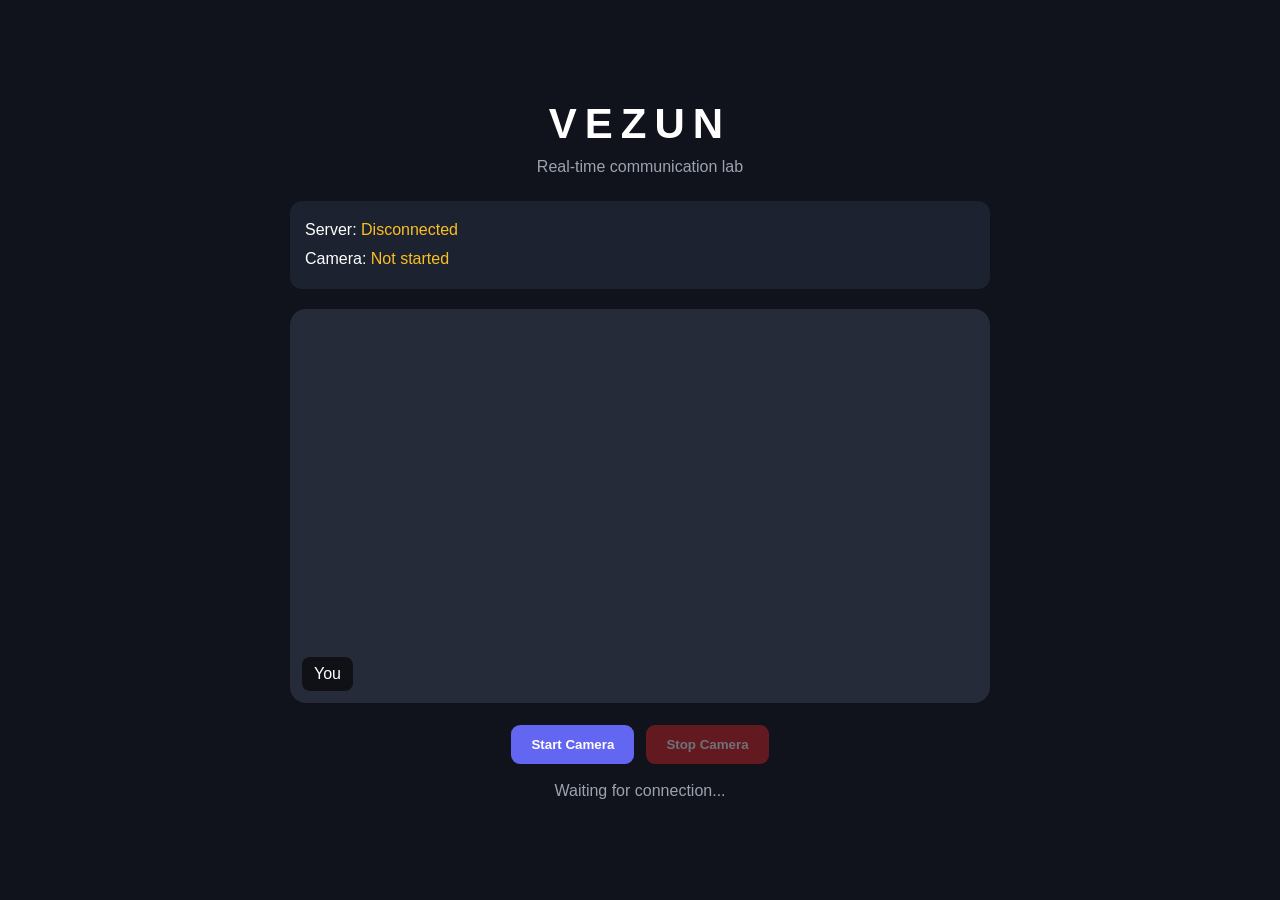
<file: client/index.html>
<!DOCTYPE html>
<html lang="en">
<head>
  <meta charset="UTF-8">
  <meta name="viewport" content="width=device-width, initial-scale=1.0">
  <title>Vezun | WebRTC Lab</title>
  <link rel="stylesheet" href="style.css">
</head>
<body>

  <main class="container">
    <h1>VEZUN</h1>
    <p class="subtitle">Real-time communication lab</p>

    <section class="status-panel">
      <p>Server: <span id="server-status">Disconnected</span></p>
      <p>Camera: <span id="camera-status">Not started</span></p>
    </section>

    <section class="video-container">
      <video id="local-video" autoplay muted playsinline></video>
      <div class="video-label">You</div>
    </section>

    <div class="controls">
      <button id="start-camera">Start Camera</button>
      <button id="stop-camera" disabled>Stop Camera</button>
    </div>

    <p id="message">Waiting for connection...</p>
  </main>

  <script src="https://cdn.socket.io/4.8.1/socket.io.min.js"></script>
  <script src="js/media.js"></script>
  <script src="js/main.js"></script>

</body>
</html>
</file>
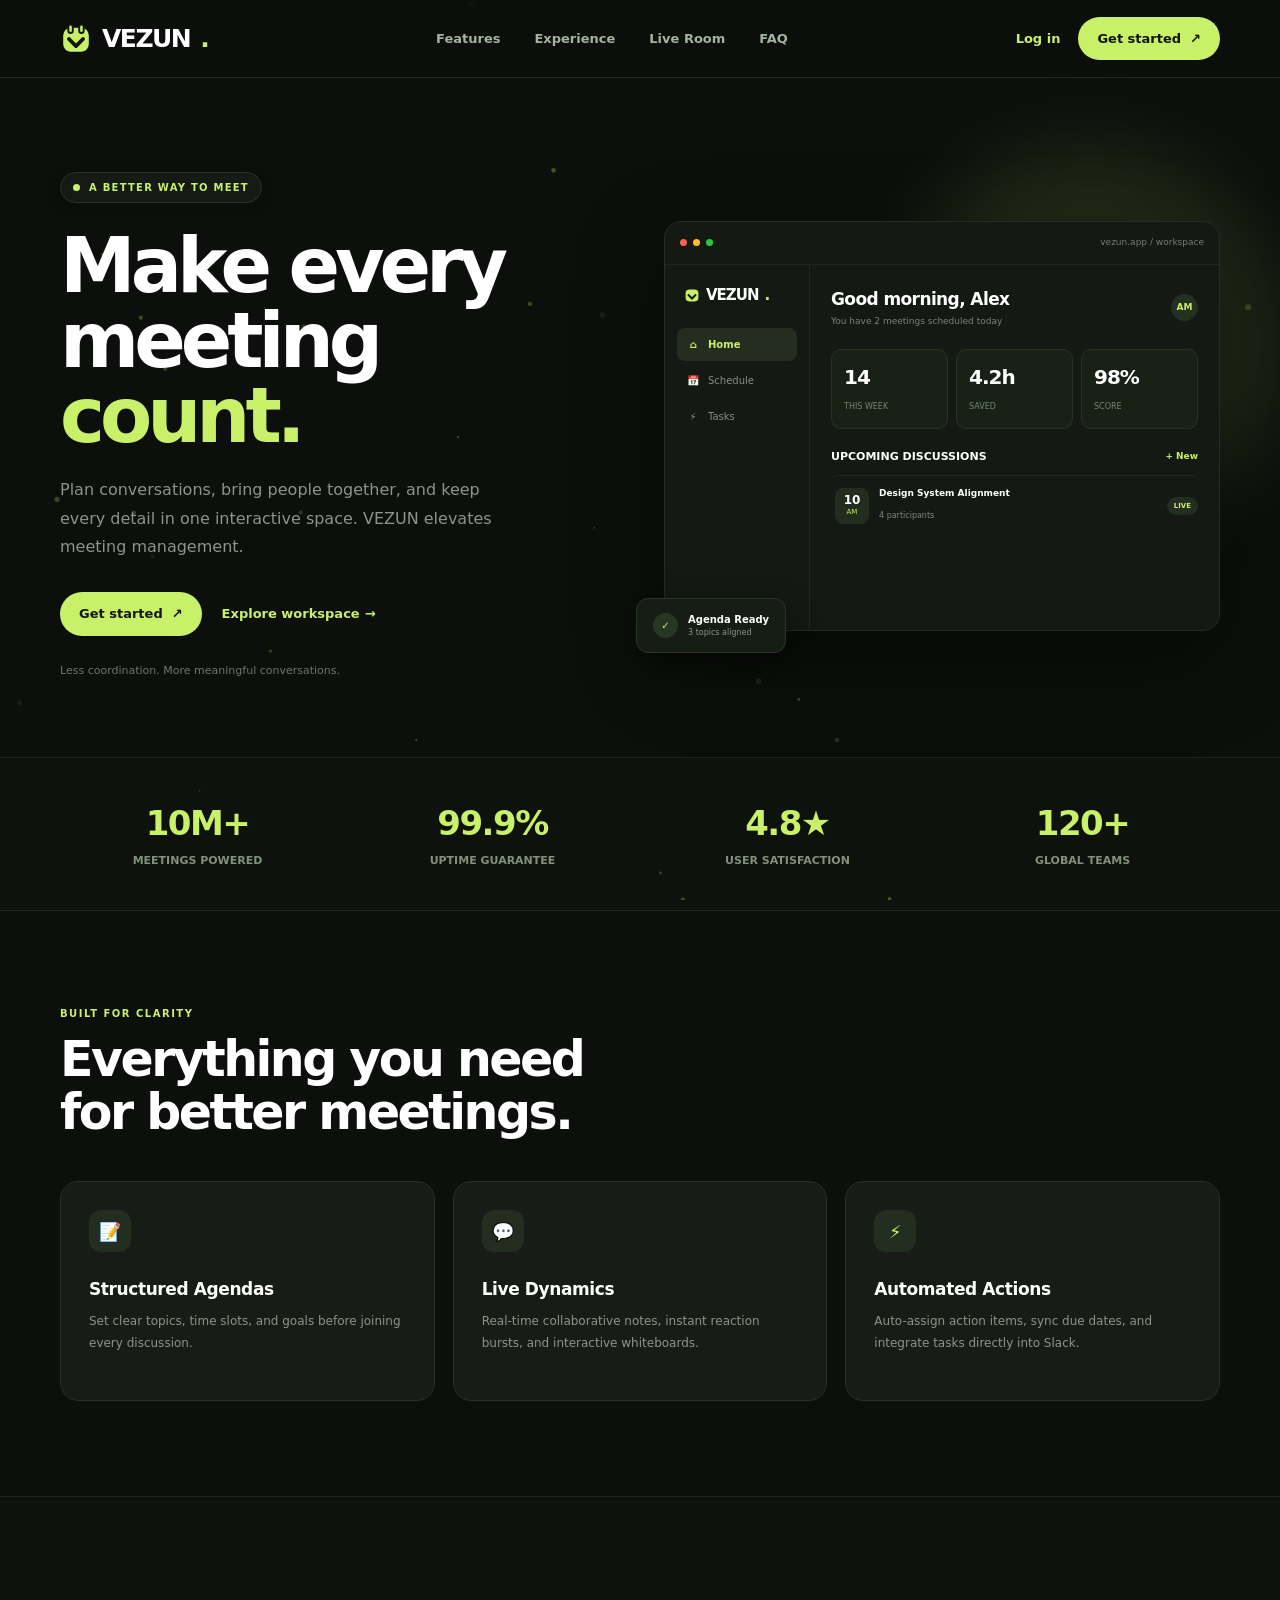
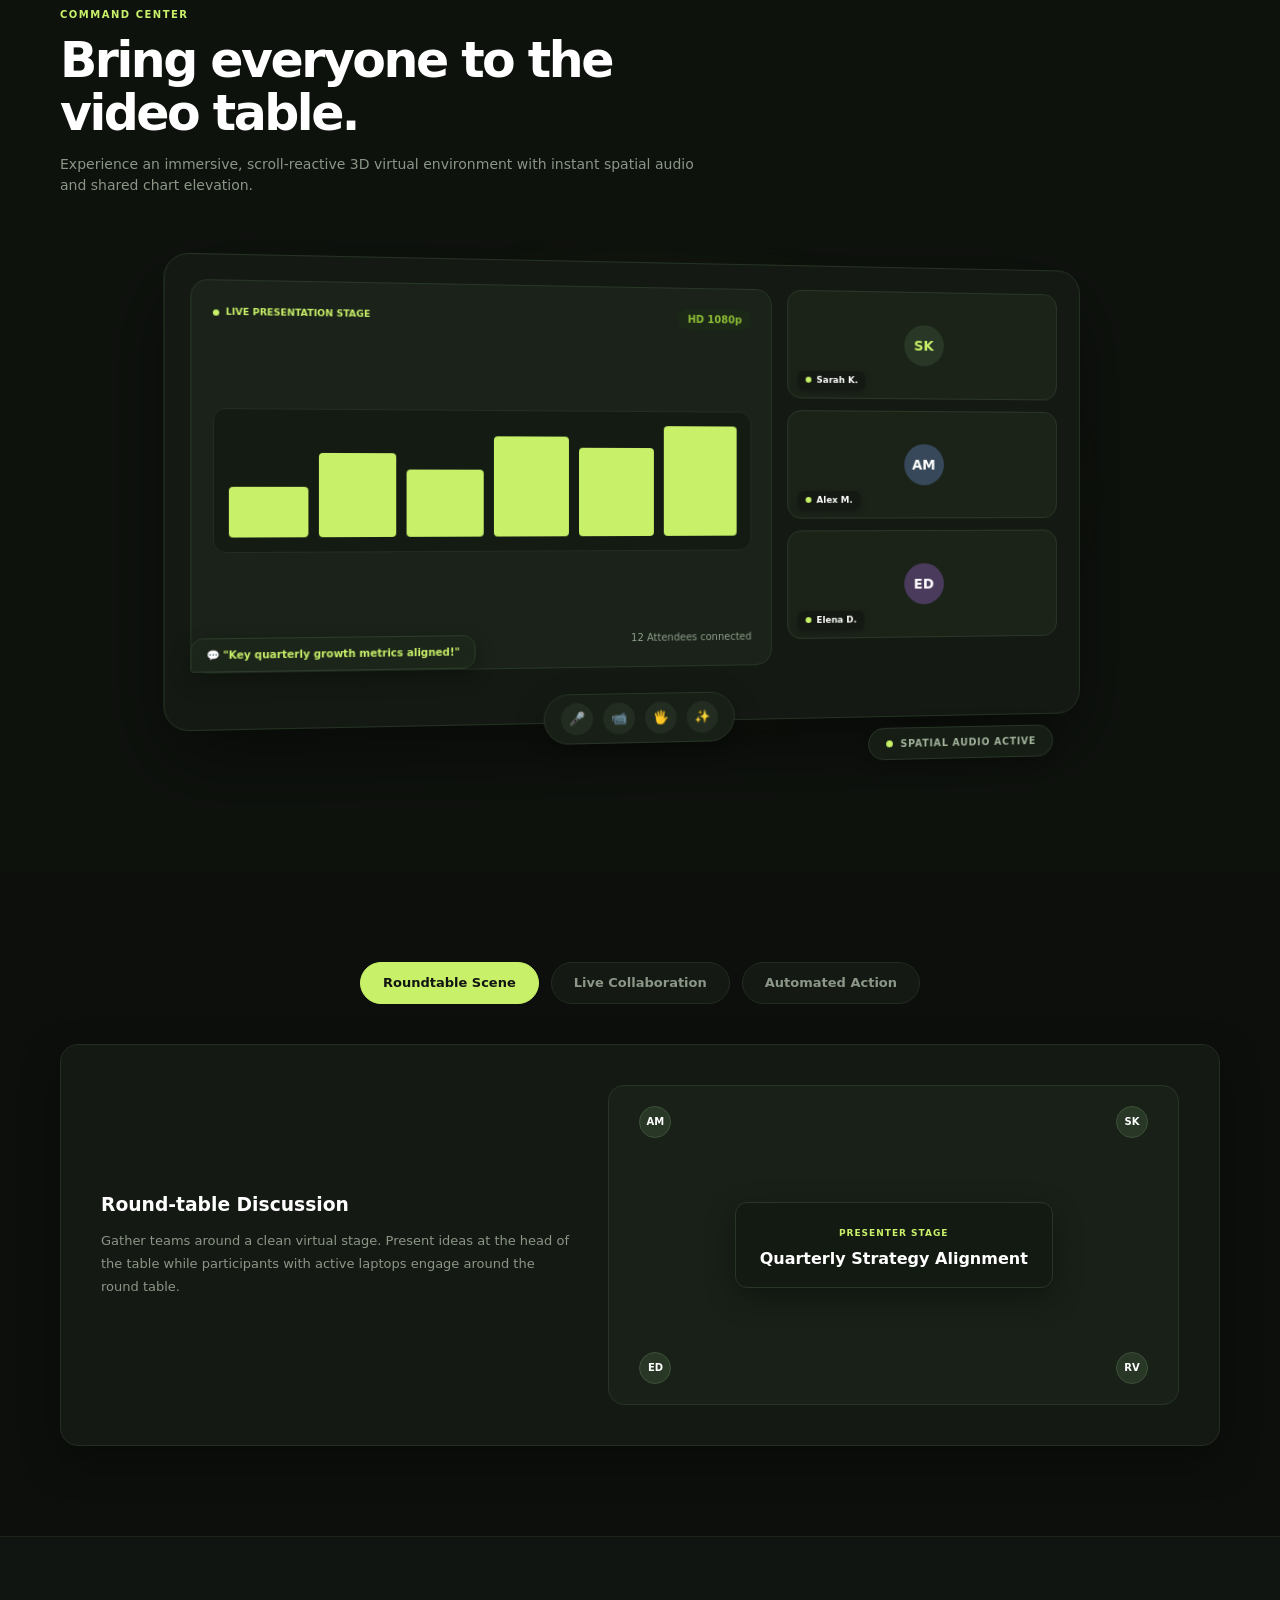
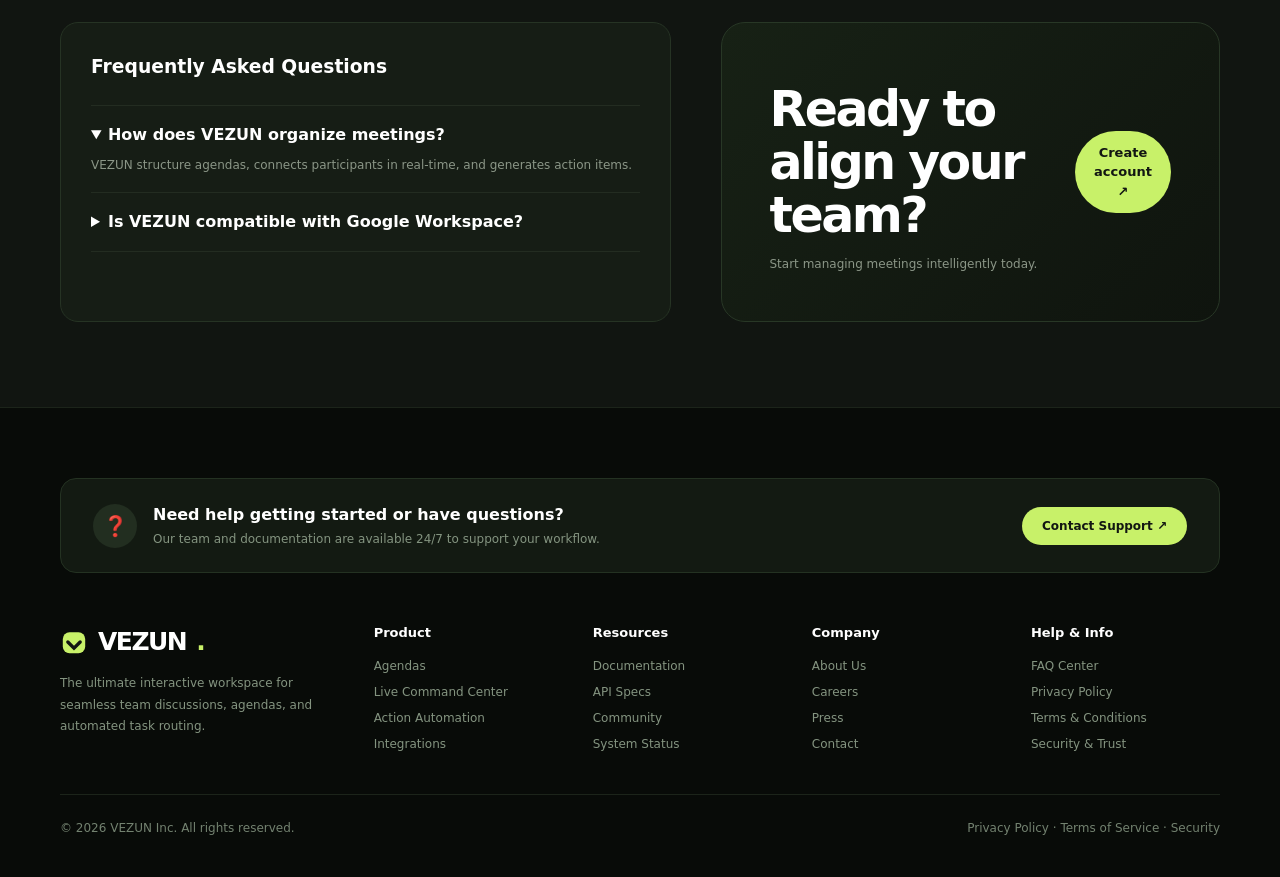
<file: regis/templates/UI_F.html>
<!DOCTYPE html>
<html lang="en">
<head>
  <meta charset="UTF-8">
  <meta name="viewport" content="width=device-width, initial-scale=1.0">
  <meta name="description" content="VEZUN — your ultimate workspace for every meeting with integrated auth portal.">
  <title>VEZUN — Interactive & Animated Master Workspace</title>
  <style>
    :root {
      --ink: #f0f4ec;
      --muted: #8b9687;
      --line: #232c21;
      --paper: #0c0f0c;
      --white: #141913;
      --green: #c8f169;
      --green-dark: #8ebd35;
      --green-glow: rgba(200, 241, 105, 0.4);
      --radius: 18px;
    }

    * { box-sizing: border-box; margin: 0; padding: 0; }
    html { scroll-behavior: smooth; }
    body {
      background: var(--paper); color: var(--ink);
      font-family: Inter, ui-sans-serif, system-ui, -apple-system, BlinkMacSystemFont, "Segoe UI", sans-serif;
      line-height: 1.5; -webkit-font-smoothing: antialiased;
      overflow-x: hidden; position: relative;
    }

    /* Custom Animated Cursor Spotlight Follower */
    #cursor-follower {
      position: fixed; width: 450px; height: 450px;
      background: radial-gradient(circle, rgba(200, 241, 105, 0.15) 0%, rgba(200, 241, 105, 0) 70%);
      border-radius: 50%; pointer-events: none; transform: translate(-50%, -50%);
      z-index: 9999; transition: transform 0.08s linear, opacity 0.3s ease; opacity: 0;
    }

    /* Canvas background for animated interactive nodes */
    #bg-canvas {
      position: fixed; top: 0; left: 0; width: 100vw; height: 100vh;
      pointer-events: none; z-index: 0; opacity: 0.7;
    }

    a { color: inherit; text-decoration: none; }
    button { font: inherit; cursor: pointer; }
    .container { width: min(1160px, calc(100% - 48px)); margin: auto; position: relative; z-index: 2; }

    /* Floating Scroll Progress Bar */
    .scroll-progress {
      position: fixed; top: 0; left: 0; height: 4px; background: linear-gradient(90deg, #8ebd35, #c8f169);
      width: 0%; z-index: 100; transition: width 0.1s linear;
    }

    /* Navbar Dark Theme */
    .navbar {
      height: 78px; display: flex; align-items: center; justify-content: space-between;
      border-bottom: 1px solid var(--line); background: rgba(12, 15, 12, 0.85);
      position: sticky; top: 0; z-index: 50; backdrop-filter: blur(14px);
      padding: 0 max(24px, calc((100vw - 1160px)/2)); transition: all 0.3s ease;
    }
    .navbar.scrolled { height: 68px; box-shadow: 0 10px 30px rgba(0,0,0,0.5); }
    .brand { font-size: 25px; font-weight: 850; letter-spacing: -1.5px; transition: transform 0.3s ease; color: white; display: flex; align-items: center; gap: 10px; }
    .brand:hover { transform: scale(1.03); }
    .brand span { color: var(--green); }
    .brand-logo-icon { width: 32px; height: 32px; flex-shrink: 0; }
    .nav-links { display: flex; align-items: center; gap: 34px; color: #a4b39f; font-size: 13px; font-weight: 550; }
    .nav-links a { position: relative; transition: color 0.2s; }
    .nav-links a:hover { color: white; }
    .nav-links a:after {
      content: ""; position: absolute; left: 0; right: 100%; bottom: -7px;
      height: 2px; background: #8eb83d; transition: right .25s ease;
    }
    .nav-links a:hover:after { right: 0; }
    .nav-actions { display: flex; align-items: center; gap: 18px; font-size: 13px; font-weight: 650; }
    .login-link { color: #c8f169; cursor: pointer; transition: opacity 0.2s; }
    .login-link:hover { opacity: 0.8; }
    .btn {
      border: 0; border-radius: 999px; padding: 12px 19px; display: inline-flex;
      align-items: center; justify-content: center; gap: 9px; font-size: 13px;
      font-weight: 700; transition: transform .3s cubic-bezier(0.175, 0.885, 0.32, 1.275), background .2s, box-shadow .2s;
    }
    .btn:hover { transform: translateY(-3px) scale(1.03); }
    .btn-dark { color: #121612; background: var(--green); }
    .btn-dark:hover { background: #d6fa8b; box-shadow: 0 10px 25px rgba(200, 241, 105, 0.35); }
    .btn-green { color: #17200d; background: var(--green); position: relative; overflow: hidden; }
    .btn-green:hover { background: #d6fa8b; box-shadow: 0 10px 25px rgba(200, 241, 105, 0.4); }
    .menu-toggle { display: none; border: 1px solid var(--line); background: #161c15; color: white; border-radius: 10px; padding: 9px 12px; }

    /* Hero Section Dark */
    .hero { padding: 94px 0 78px; overflow: hidden; position: relative; }
    .hero-grid { display: grid; grid-template-columns: 1fr 1fr; gap: 48px; align-items: center; }
    .eyebrow {
      display: inline-flex; align-items: center; gap: 9px; border: 1px solid #283526;
      background: #151b14; padding: 7px 12px; border-radius: 99px; font-size: 10px;
      letter-spacing: 1.25px; font-weight: 800; color: #c8f169;
      box-shadow: 0 4px 15px rgba(0,0,0,0.2);
    }
    .eyebrow i { width: 7px; height: 7px; border-radius: 50%; background: #c8f169; display: inline-block; animation: softPulse 2s infinite; }
    h1 { font-size: clamp(48px, 6.2vw, 76px); line-height: .99; letter-spacing: -5px; margin: 25px 0 22px; font-weight: 780; color: white; }
    h1 em { font-style: normal; color: var(--green); display: inline-block; transition: transform 0.3s ease; }
    h1 em:hover { transform: scale(1.08) rotate(-2deg); }
    .hero-copy { color: var(--muted); max-width: 440px; font-size: 16px; line-height: 1.8; }
    .hero-actions { display: flex; align-items: center; gap: 20px; margin-top: 30px; }
    .text-link { font-size: 13px; font-weight: 700; color: var(--green); display: inline-flex; align-items: center; gap: 5px; transition: gap 0.2s; }
    .text-link:hover { gap: 10px; color: #d6fa8b; }
    .trust-line { color: #6d7869; font-size: 11px; margin-top: 27px; }

    /* Workspace 3D Interactive Window Dark */
    .preview-wrap { position: relative; perspective: 1000px; }
    .preview-wrap:before {
      content: ""; position: absolute; width: 380px; height: 380px; border-radius: 50%;
      background: rgba(200, 241, 105, 0.12); filter: blur(40px); right: -60px; top: -70px; z-index: -1;
      animation: blobDrift 9s ease-in-out infinite;
    }
    .app-window {
      background: #141913; border: 1px solid #242d22; border-radius: 17px;
      box-shadow: 0 30px 90px rgba(0, 0, 0, 0.45); overflow: hidden;
      transform-style: preserve-3d; transition: transform 0.1s ease-out;
      animation: floatY 7s ease-in-out infinite; color: white;
    }
    .window-top { height: 43px; border-bottom: 1px solid #20271d; display: flex; align-items: center; padding: 0 15px; gap: 6px; }
    .window-dot { width: 7px; height: 7px; border-radius: 50%; background: #354231; }
    .window-label { margin-left: auto; font-size: 9px; color: #72806e; }
    .app-body { display: grid; grid-template-columns: 145px 1fr; min-height: 365px; }
    .sidebar { border-right: 1px solid #20271d; padding: 19px 12px; }
    .side-brand { font-size: 15px; font-weight: 850; letter-spacing: -1px; margin: 0 0 22px 7px; color: white; display: flex; align-items: center; gap: 6px; }
    .side-brand span { color: var(--green); }
    .side-item {
      padding: 9px 9px; border-radius: 8px; color: #83927f; font-size: 10px; margin: 3px 0;
      display: flex; gap: 8px; align-items: center; cursor: pointer; transition: all 0.2s;
    }
    .side-item:hover { background: #1c241a; transform: translateX(3px); color: white; }
    .side-item.active { background: #232d20; color: var(--green); font-weight: 750; }
    .side-icon { width: 14px; text-align: center; }
    .app-main { padding: 22px 21px; min-width: 0; }
    .app-greeting { display: flex; justify-content: space-between; align-items: center; }
    .app-greeting h3 { font-size: 17px; letter-spacing: -.6px; color: white; }
    .app-greeting p { color: #778673; font-size: 9px; margin-top: 3px; }
    .avatar {
      width: 27px; height: 27px; display: grid; place-items: center; border-radius: 50%;
      background: #243021; color: var(--green); font-size: 9px; font-weight: 800; transition: transform 0.3s;
    }
    .avatar:hover { transform: scale(1.2) rotate(10deg); }
    .stat-grid { display: grid; grid-template-columns: repeat(3, 1fr); gap: 8px; margin: 20px 0; }
    .stat { background: #192117; border: 1px solid #263323; border-radius: 10px; padding: 12px; transition: transform 0.2s, background 0.2s; }
    .stat:hover { transform: translateY(-3px); background: #1f2a1c; border-color: var(--green); }
    .stat strong { display: block; font-size: 20px; letter-spacing: -1px; color: white; transition: color 0.2s; }
    .stat:hover strong { color: var(--green); }
    .stat small { color: #748570; font-size: 8px; }
    .meeting-head { display: flex; justify-content: space-between; align-items: center; margin: 16px 0 10px; color: white; }
    .meeting-head strong { font-size: 11px; }
    .meeting-head span { font-size: 9px; color: var(--green); font-weight: 700; cursor: pointer; }
    .meeting-row {
      display: flex; align-items: center; gap: 10px; padding: 11px 0; border-top: 1px solid #202b1d;
      transition: background 0.2s, transform 0.2s; border-radius: 6px; padding-left: 4px;
    }
    .meeting-row:hover { background: #1c251a; transform: translateX(4px); }
    .date-box { width: 34px; height: 36px; border-radius: 8px; background: #222d1f; display: grid; place-content: center; text-align: center; flex-shrink: 0; color: white; }
    .date-box b { font-size: 12px; line-height: 1.1; }
    .date-box small { font-size: 7px; color: var(--green); }
    .meeting-info { min-width: 0; flex: 1; }
    .meeting-info b { display: block; font-size: 9px; color: white; }
    .meeting-info small { color: #7b8a77; font-size: 8px; }
    .status { border-radius: 99px; background: #222e1f; color: var(--green); padding: 4px 7px; font-size: 7px; font-weight: 800; }
    
    .floating-note {
      position: absolute; bottom: -22px; left: -28px; background: #161d15; padding: 13px 16px;
      border-radius: 12px; box-shadow: 0 12px 35px rgba(0,0,0,0.4); border: 1px solid #293626;
      display: flex; align-items: center; gap: 10px; font-size: 10px; color: white;
      animation: floatNote 4s ease-in-out infinite; transition: transform 0.3s ease;
    }
    .floating-note:hover { transform: scale(1.05) translateY(-5px); }
    .note-check { width: 25px; height: 25px; display: grid; place-items: center; border-radius: 50%; background: #283723; color: var(--green); font-weight: 900; }

    /* Live Metrics Bar */
    .metrics-section { padding: 40px 0; border-top: 1px solid #1c241a; border-bottom: 1px solid #1c241a; background: #0e120d; }
    .metrics-grid { display: grid; grid-template-columns: repeat(4, 1fr); gap: 20px; text-align: center; }
    .metric-card h3 { font-size: 34px; font-weight: 850; color: var(--green); letter-spacing: -1.5px; }
    .metric-card p { font-size: 11px; color: #81917b; font-weight: 700; margin-top: 4px; }

    /* Features Section */
    .section { padding: 95px 0; position: relative; z-index: 2; }
    .section-white { background: #111511; border-top: 1px solid #1c241a; border-bottom: 1px solid #1c241a; }
    .section-heading { max-width: 600px; margin-bottom: 42px; }
    .section-kicker { color: var(--green); font-size: 10px; letter-spacing: 1.5px; font-weight: 850; }
    h2 { font-size: clamp(34px, 4vw, 49px); line-height: 1.08; letter-spacing: -2.5px; margin: 13px 0; color: white; }
    .feature-grid { display: grid; grid-template-columns: repeat(3, 1fr); gap: 18px; }
    .feature-card {
      background: #171d16; border: 1px solid #253123; border-radius: var(--radius);
      padding: 28px; min-height: 220px; transition: transform .3s cubic-bezier(0.2, 0.8, 0.2, 1), box-shadow .3s, border-color 0.3s;
      transform-style: preserve-3d; color: white;
    }
    .feature-card:hover {
      transform: translateY(-8px) rotateX(4deg) rotateY(-2deg);
      box-shadow: 0 20px 40px rgba(0,0,0,0.3); border-color: var(--green);
    }
    .feature-icon {
      width: 42px; height: 42px; border-radius: 12px; background: #232d20;
      display: grid; place-items: center; font-size: 18px; margin-bottom: 25px; color: var(--green);
      transition: transform 0.3s, background 0.3s;
    }
    .feature-card:hover .feature-icon { transform: scale(1.15) rotate(5deg); background: var(--green); color: #121612; }
    .feature-card h3 { font-size: 17px; margin-bottom: 8px; letter-spacing: -.4px; }
    .feature-card p { font-size: 12px; color: var(--muted); line-height: 1.8; }

    /* Interactive Live Command Center Meeting Room Dark */
    .room-section { padding: 110px 0 120px; background: #0e120d; overflow: hidden; position: relative; border-top: 1px solid #1c241a; }
    .room-intro { max-width: 650px; margin-bottom: 36px; }
    .room-stage { min-height: 520px; position: relative; display: grid; place-items: center; perspective: 1200px; isolation: isolate; }
    .room-glow {
      position: absolute; width: 70%; height: 75%; border-radius: 50%;
      background: rgba(200, 241, 105, 0.12); filter: blur(40px); opacity: .85; z-index: -2;
      animation: roomGlow 7s ease-in-out infinite alternate;
    }
    .room-scene {
      width: min(920px, 98%); min-height: 460px; position: relative;
      transform-style: preserve-3d; transform: rotateX(3deg) rotateY(0deg);
      transition: transform 0.15s cubic-bezier(0.1, 0.6, 0.2, 1);
      background: #141a13; border: 1px solid #253323;
      border-radius: 24px; padding: 24px; box-shadow: 0 30px 80px rgba(0,0,0,0.5);
      backdrop-filter: blur(10px);
    }
    .call-container { display: grid; grid-template-columns: 2fr 1fr; gap: 16px; min-height: 380px; }
    .call-main-stage { background: #1a2219; border-radius: 16px; border: 1px solid #283726; padding: 20px; display: flex; flex-direction: column; justify-content: space-between; position: relative; cursor: pointer; }
    .stage-title-pill { display: inline-flex; align-items: center; gap: 6px; font-size: 9px; color: var(--green); font-weight: 800; }
    .stage-title-pill i { width: 6px; height: 6px; background: var(--green); border-radius: 50%; animation: softPulse 1.8s infinite; }
    .screen-chart { display: flex; gap: 10px; height: 140px; align-items: flex-end; margin-top: 20px; background: #131b13; padding: 14px; border-radius: 12px; border: 1px solid #222e20; }
    .chart-bar { flex: 1; background: var(--green); border-radius: 4px; transition: height 0.4s cubic-bezier(0.175, 0.885, 0.32, 1.275); }
    .call-sidebar-grid { display: flex; flex-direction: column; gap: 12px; }
    .participant-tile {
      background: #1b2319; border-radius: 14px; position: relative; overflow: hidden;
      border: 1px solid #2a3827; transition: all 0.3s cubic-bezier(0.175, 0.885, 0.32, 1.275);
      cursor: pointer; display: flex; align-items: center; justify-content: center; min-height: 110px;
    }
    .participant-tile:hover { transform: scale(1.04) translateY(-3px); border-color: var(--green); box-shadow: 0 10px 25px rgba(0,0,0,0.25); }
    .participant-avatar { width: 42px; height: 42px; border-radius: 50%; display: grid; place-items: center; color: white; font-weight: 800; font-size: 14px; }
    .tile-name {
      position: absolute; bottom: 8px; left: 10px; background: rgba(20, 26, 19, 0.9);
      padding: 3px 8px; border-radius: 6px; font-size: 9px; color: white; font-weight: 800;
      display: flex; align-items: center; gap: 5px; box-shadow: 0 2px 6px rgba(0,0,0,0.3);
    }
    .tile-status { width: 6px; height: 6px; background: var(--green); border-radius: 50%; }
    .speech-bubble {
      position: absolute; left: 24px; bottom: 55px; z-index: 10;
      background: #1c251a; border: 1px solid #2d3d2b; border-radius: 12px 12px 12px 3px;
      padding: 8px 14px; font-size: 10px; color: var(--green); font-weight: 800;
      box-shadow: 0 8px 20px rgba(0,0,0,0.3); cursor: pointer; transition: transform 0.2s;
    }
    .room-caption {
      position: absolute; right: 3%; bottom: -45px; z-index: 15;
      background: #161d15; border: 1px solid #283626; padding: 8px 18px; border-radius: 99px;
      font-size: 10px; font-weight: 850; color: #a2b39c; letter-spacing: 0.8px;
      box-shadow: 0 8px 25px rgba(0,0,0,0.25); display: flex; align-items: center; gap: 8px;
    }
    .room-controls {
      position: absolute; bottom: -22px; left: 50%; transform: translateX(-50%);
      display: flex; gap: 10px; align-items: center; z-index: 15;
      background: #171f16; border: 1px solid #283626; border-radius: 99px; padding: 8px 16px;
      box-shadow: 0 10px 30px rgba(0,0,0,0.3);
    }
    .room-controls span {
      width: 32px; height: 32px; display: grid; place-items: center; background: #222c20;
      border-radius: 50%; font-size: 13px; cursor: pointer; color: white; transition: all 0.2s;
    }
    .room-controls span:hover { background: var(--green); color: #121612; transform: translateY(-2px); }

    /* Interactive Tabs Section Dark */
    .tabs-section { padding: 90px 0; background: #0c0f0c; }
    .tabs-header { display: flex; justify-content: center; gap: 12px; margin-bottom: 40px; }
    .tab-btn {
      padding: 10px 22px; border-radius: 99px; border: 1px solid #232c21;
      background: #141913; font-size: 13px; font-weight: 700; color: var(--muted);
      transition: all 0.3s;
    }
    .tab-btn.active, .tab-btn:hover { background: var(--green); color: #121612; border-color: var(--green); }
    .tab-content { display: none; background: #141913; border: 1px solid #242e22; border-radius: var(--radius); padding: 40px; box-shadow: 0 15px 40px rgba(0,0,0,0.3); color: white; }
    .tab-content.active { display: grid; grid-template-columns: 1fr 1.2fr; gap: 32px; align-items: center; }

    /* Interactive Tab visuals */
    .tab-conference-stage { position: relative; min-height: 320px; background: #182017; border-radius: 16px; border: 1px solid #283526; display: grid; place-items: center; overflow: hidden; }
    .conf-room-scene { width: 100%; height: 100%; position: relative; display: flex; align-items: center; justify-content: center; }
    .conf-board { background: #131a12; border: 1px solid #273625; padding: 16px 24px; border-radius: 12px; text-align: center; color: white; box-shadow: 0 10px 30px rgba(0,0,0,0.3); }
    .conf-board small { color: var(--green); font-size: 9px; font-weight: 800; letter-spacing: 1px; }
    .conf-board strong { display: block; font-size: 16px; margin-top: 4px; }
    .conf-listener { position: absolute; width: 32px; height: 32px; border-radius: 50%; background: #283726; border: 1px solid #3d5239; display: grid; place-items: center; font-size: 10px; font-weight: 800; }
    .listener-1 { top: 20px; left: 30px; }
    .listener-2 { top: 20px; right: 30px; }
    .listener-3 { bottom: 20px; left: 30px; }
    .listener-4 { bottom: 20px; right: 30px; }

    /* Live Collaboration Studio UI */
    .live-collab-studio { display: grid; grid-template-columns: 180px 1fr; gap: 14px; background: #111611; padding: 16px; border-radius: 16px; border: 1px solid #243022; }
    .collab-video-grid { display: flex; flex-direction: column; gap: 10px; }
    .collab-video-card { background: #1a2219; border: 1px solid #2a3728; border-radius: 12px; padding: 12px; display: flex; align-items: center; gap: 10px; cursor: pointer; transition: transform 0.2s; }
    .collab-video-card:hover { transform: translateX(4px); border-color: var(--green); }
    .collab-avatar { width: 32px; height: 32px; border-radius: 50%; display: grid; place-items: center; color: white; font-weight: 800; font-size: 11px; }
    .collab-user-name { font-size: 11px; color: white; font-weight: 700; display: flex; align-items: center; justify-content: space-between; flex: 1; }
    .audio-eq { display: flex; gap: 2px; height: 10px; align-items: flex-end; }
    .audio-eq span { width: 2px; background: var(--green); animation: eqBar 0.8s infinite alternate; }
    .audio-eq span:nth-child(2) { animation-delay: 0.2s; }
    .audio-eq span:nth-child(3) { animation-delay: 0.4s; }
    @keyframes eqBar { 0% { height: 3px; } 100% { height: 12px; } }

    .collab-canvas-area { background: #161e15; border: 1px dashed #2a3a28; border-radius: 12px; position: relative; padding: 20px; display: flex; flex-direction: column; justify-content: space-between; min-height: 220px; }
    .floating-reaction { position: absolute; font-size: 24px; animation: floatEmoji 1.8s ease-out forwards; pointer-events: none; }
    @keyframes floatEmoji { 0% { opacity: 1; transform: translateY(0) scale(0.8); } 100% { opacity: 0; transform: translateY(-80px) scale(1.4); } }
    .collab-controls-bar { grid-column: span 2; display: flex; justify-content: center; gap: 10px; background: #172016; padding: 8px; border-radius: 99px; border: 1px solid #273525; }
    .collab-btn { background: #232f22; border: 0; border-radius: 50%; width: 34px; height: 34px; font-size: 14px; cursor: pointer; transition: transform 0.2s; color: white; }
    .collab-btn:hover { background: var(--green); transform: scale(1.15); }

    /* Automated Action Studio */
    .auto-action-studio { background: #121812; border: 1px solid #243122; border-radius: 16px; padding: 20px; color: white; }
    .auto-header-bar { display: flex; justify-content: space-between; align-items: center; border-bottom: 1px solid #222d20; padding-bottom: 12px; margin-bottom: 16px; }
    .ai-badge { display: flex; align-items: center; gap: 6px; font-size: 10px; font-weight: 800; color: var(--green); }
    .action-tasks-container { display: flex; flex-direction: column; gap: 10px; }
    .task-card { background: #192118; border: 1px solid #283626; border-radius: 10px; padding: 12px 16px; display: flex; align-items: center; justify-content: space-between; cursor: pointer; transition: background 0.2s; }
    .task-card:hover { background: #1f2a1e; }
    .task-check { width: 22px; height: 22px; border-radius: 50%; background: #293826; color: var(--green); display: grid; place-items: center; font-size: 11px; font-weight: 900; }
    .task-title-wrap strong { font-size: 12px; display: block; color: white; }
    .task-title-wrap small { font-size: 9px; color: #82927c; }
    .task-assignee { display: flex; align-items: center; gap: 6px; font-size: 10px; color: #a2b29d; font-weight: 700; }
    .task-assignee-avatar { width: 22px; height: 22px; border-radius: 50%; background: #2c3c2a; color: var(--green); display: grid; place-items: center; font-size: 9px; font-weight: 800; }
    .auto-progress-footer { display: flex; justify-content: space-between; align-items: center; margin-top: 16px; pt:12px; border-top: 1px solid #222d20; }
    .sync-status { font-size: 10px; color: #8fa08a; display: flex; align-items: center; gap: 6px; font-weight: 700; }
    .sync-btn { background: var(--green); color: #121612; border: 0; border-radius: 99px; padding: 7px 16px; font-size: 10px; font-weight: 800; cursor: pointer; }

    /* End FAQ & CTA Section Dark */
    .end-section { padding:85px 0; background:#111511; border-top:1px solid #1c241a; }
    .end-grid { display: grid; grid-template-columns: 1.1fr .9fr; gap: 50px; }
    .end-panel { background:#161d15; border:1px solid #263324; border-radius:18px; padding:30px; color: white; }
    .faq-list { margin-top:24px; border-top:1px solid #232c21; }
    .faq-list details { border-bottom:1px solid #232c21; padding:17px 0; }
    .faq-list summary { color: white; font-weight: 700; cursor: pointer; }
    .faq-list p { font-size: 12px; color: var(--muted); margin-top: 8px; line-height: 1.7; }
    .cta { background: linear-gradient(135deg, #172115, #0f140e); border: 1px solid #283726; border-radius: 24px; padding: 48px; display: flex; justify-content: space-between; align-items: center; }

    /* Comprehensive Footer */
    .site-footer-wrapper { background: #080b08; border-top: 1px solid #1c241a; padding: 70px 0 40px; color: white; }
    .footer-bottom { border-top: 1px solid #1c241a; display: flex; justify-content: space-between; align-items: center; font-size: 12px; color: #738270; margin-top: 40px; padding-top: 24px; }

    /* IN-PAGE AUTHENTICATION MODAL ENGINE */
    .auth-modal-backdrop {
      position: fixed; inset: 0; background: rgba(0,0,0,0.85); backdrop-filter: blur(14px);
      display: flex; align-items: center; justify-content: center; opacity: 0; pointer-events: none;
      transition: opacity 0.35s ease; z-index: 900; padding: 20px;
    }
    .auth-modal-backdrop.open { opacity: 1; pointer-events: auto; }
    .auth-card-wrap {
      width: min(960px, 100%); background: #131712; border: 1px solid rgba(255,255,255,0.12);
      border-radius: 24px; display: grid; grid-template-columns: 1fr 1.15fr; overflow: hidden;
      box-shadow: 0 30px 90px rgba(0,0,0,0.6); position: relative; transform: scale(0.95); transition: transform 0.3s ease;
    }
    .auth-modal-backdrop.open .auth-card-wrap { transform: scale(1); }
    .close-auth-modal { position: absolute; top: 18px; right: 20px; background: #222d20; color: white; border: 0; width: 32px; height: 32px; border-radius: 50%; cursor: pointer; z-index: 10; font-size: 16px; }
    
    .auth-banner-left { background: linear-gradient(145deg, #182017, #0e120d); padding: 40px; display: flex; flex-direction: column; justify-content: space-between; border-right: 1px solid rgba(255,255,255,0.08); }
    .auth-form-right { padding: 40px; display: flex; flex-direction: column; justify-content: center; }
    
    .auth-tab-switch { display: inline-flex; background: #1b211a; border: 1px solid rgba(255,255,255,0.08); padding: 4px; border-radius: 99px; margin-bottom: 24px; align-self: flex-start; }
    .auth-tab-btn { padding: 8px 20px; border-radius: 99px; border: 0; background: transparent; color: #8b9985; font-size: 12px; font-weight: 750; cursor: pointer; transition: all 0.3s; }
    .auth-tab-btn.active { background: var(--green); color: #121612; box-shadow: 0 4px 15px var(--green-glow); }

    .modal-form { display: none; flex-direction: column; gap: 14px; }
    .modal-form.active { display: flex; }
    .input-box label { font-size: 10px; font-weight: 800; color: #a4b59f; letter-spacing: 0.5px; margin-bottom: 4px; display: block; }
    .input-box input { width: 100%; background: #1a2018; border: 1px solid #283325; border-radius: 10px; padding: 11px 14px; font-size: 13px; color: white; outline: none; }
    .input-box input:focus { border-color: var(--green); background: #1e261c; }

    /* Password Strength Visualizer */
    .strength-bars { display: flex; gap: 4px; height: 4px; margin-top: 6px; }
    .strength-bar { flex: 1; height: 100%; background: #263324; border-radius: 2px; transition: background 0.3s; }

    /* Toast Notification */
    .toast {
      position: fixed; bottom: 24px; left: 50%; transform: translate(-50%, 40px);
      opacity: 0; pointer-events: none; background: #1a2219; color: white;
      border: 1px solid #334430; border-radius: 99px; padding: 12px 24px; font-size: 13px;
      font-weight: 700; z-index: 1000; box-shadow: 0 15px 40px rgba(0,0,0,0.4);
      transition: all 0.35s ease; display: flex; align-items: center; gap: 10px;
    }
    .toast.show { opacity: 1; transform: translate(-50%, 0); }

    @keyframes softPulse { 0%, 100% { opacity: 1; } 50% { opacity: 0.3; } }
    @keyframes roomGlow { 0% { transform: scale(0.9); opacity: 0.6; } 100% { transform: scale(1.1); opacity: 0.9; } }
    @keyframes floatY { 0%, 100% { transform: translateY(0); } 50% { transform: translateY(-10px); } }
    @keyframes floatNote { 0%, 100% { transform: translateY(0); } 50% { transform: translateY(-6px); } }

    @media (max-width: 850px) {
      .hero-grid, .auth-card-wrap, .feature-grid, .tab-content.active, .end-grid { grid-template-columns: 1fr; }
      .auth-banner-left { display: none; }
      .call-container { grid-template-columns: 1fr; }
    }
  </style>
</head>
<body>
  <!-- Custom Spotlight Glow Follower -->
  <div id="cursor-follower"></div>

  <!-- Background Animated Particle Canvas -->
  <canvas id="bg-canvas"></canvas>

  <!-- Top Scroll Progress Indicator -->
  <div class="scroll-progress" id="scrollProgress"></div>

  <header class="navbar" id="navbar">
    <a class="brand" href="#">
      <svg class="brand-logo-icon" viewBox="0 0 100 100" fill="none" xmlns="http://www.w3.org/2000/svg">
        <rect x="10" y="15" width="80" height="75" rx="24" fill="#c8f169"/>
        <rect x="26" y="5" width="14" height="26" rx="7" fill="#c8f169" stroke="#121612" stroke-width="6"/>
        <rect x="60" y="5" width="14" height="26" rx="7" fill="#c8f169" stroke="#121612" stroke-width="6"/>
        <path d="M28 50 L50 72 L72 50" stroke="#121612" stroke-width="12" stroke-linecap="round" stroke-linejoin="round"/>
      </svg>
      VEZUN<span>.</span>
    </a>
    <nav class="nav-links" id="navLinks">
      <a href="#features">Features</a>
      <a href="#interactive-preview">Experience</a>
      <a href="#meeting-room">Live Room</a>
      <a href="#faq">FAQ</a>
    </nav>
    <div class="nav-actions">
      <span class="login-link" onclick="openAuthModal('login')">Log in</span>
      <button class="btn btn-dark" onclick="openAuthModal('register')">Get started <span>↗</span></button>
    </div>
  </header>

  <main>
    <!-- HERO SECTION -->
    <section class="hero">
      <div class="container hero-grid">
        <div>
          <div class="eyebrow"><i></i> A BETTER WAY TO MEET</div>
          <h1>Make every<br>meeting <em>count.</em></h1>
          <p class="hero-copy">Plan conversations, bring people together, and keep every detail in one interactive space. VEZUN elevates meeting management.</p>
          <div class="hero-actions">
            <button class="btn btn-dark" onclick="openAuthModal('register')">Get started <span>↗</span></button>
            <a class="text-link" href="#interactive-preview">Explore workspace <span>→</span></a>
          </div>
          <p class="trust-line">Less coordination. More meaningful conversations.</p>
        </div>

        <div class="preview-wrap" id="preview">
          <div class="app-window" id="3dWindow">
            <div class="window-top">
              <i class="window-dot" style="background:#ff5f56;"></i>
              <i class="window-dot" style="background:#ffbd2e;"></i>
              <i class="window-dot" style="background:#27c93f;"></i>
              <span class="window-label">vezun.app / workspace</span>
            </div>
            <div class="app-body">
              <aside class="sidebar">
                <div class="side-brand">
                  <svg style="width:16px; height:16px;" viewBox="0 0 100 100" fill="none"><rect x="10" y="15" width="80" height="75" rx="24" fill="#c8f169"/><path d="M28 50 L50 72 L72 50" stroke="#121612" stroke-width="12" stroke-linecap="round"/></svg>
                  VEZUN<span>.</span>
                </div>
                <div class="side-item active"><span class="side-icon">⌂</span> Home</div>
                <div class="side-item" onclick="openAuthModal('login')"><span class="side-icon">📅</span> Schedule</div>
                <div class="side-item" onclick="openAuthModal('login')"><span class="side-icon">⚡</span> Tasks</div>
              </aside>
              <div class="app-main">
                <div class="app-greeting">
                  <div>
                    <h3>Good morning, Alex</h3>
                    <p>You have 2 meetings scheduled today</p>
                  </div>
                  <div class="avatar">AM</div>
                </div>
                <div class="stat-grid">
                  <div class="stat"><strong>14</strong><small>THIS WEEK</small></div>
                  <div class="stat"><strong>4.2h</strong><small>SAVED</small></div>
                  <div class="stat"><strong>98%</strong><small>SCORE</small></div>
                </div>
                <div class="meeting-head">
                  <strong>UPCOMING DISCUSSIONS</strong>
                  <span onclick="openAuthModal('login')">+ New</span>
                </div>
                <div class="meeting-row">
                  <div class="date-box"><b>10</b><small>AM</small></div>
                  <div class="meeting-info"><b>Design System Alignment</b><small>4 participants</small></div>
                  <span class="status">LIVE</span>
                </div>
              </div>
            </div>
          </div>
          <div class="floating-note">
            <div class="note-check">✓</div>
            <div><strong>Agenda Ready</strong><div style="font-size:8px; color:#859682;">3 topics aligned</div></div>
          </div>
        </div>
      </div>
    </section>

    <!-- LIVE METRICS BAR -->
    <section class="metrics-section">
      <div class="container metrics-grid">
        <div class="metric-card"><h3>10M+</h3><p>MEETINGS POWERED</p></div>
        <div class="metric-card"><h3>99.9%</h3><p>UPTIME GUARANTEE</p></div>
        <div class="metric-card"><h3>4.8★</h3><p>USER SATISFACTION</p></div>
        <div class="metric-card"><h3>120+</h3><p>GLOBAL TEAMS</p></div>
      </div>
    </section>

    <!-- FEATURES SECTION -->
    <section class="section" id="features">
      <div class="container">
        <div class="section-heading">
          <div class="section-kicker">BUILT FOR CLARITY</div>
          <h2>Everything you need for better meetings.</h2>
        </div>
        <div class="feature-grid">
          <div class="feature-card">
            <div class="feature-icon">📝</div>
            <h3>Structured Agendas</h3>
            <p>Set clear topics, time slots, and goals before joining every discussion.</p>
          </div>
          <div class="feature-card">
            <div class="feature-icon">💬</div>
            <h3>Live Dynamics</h3>
            <p>Real-time collaborative notes, instant reaction bursts, and interactive whiteboards.</p>
          </div>
          <div class="feature-card">
            <div class="feature-icon">⚡</div>
            <h3>Automated Actions</h3>
            <p>Auto-assign action items, sync due dates, and integrate tasks directly into Slack.</p>
          </div>
        </div>
      </div>
    </section>

    <!-- LIVE 3D COMMAND CENTER ROOM SECTION -->
    <section class="room-section" id="meeting-room">
      <div class="container">
        <div class="room-intro">
          <div class="section-kicker">COMMAND CENTER</div>
          <h2>Bring everyone to the video table.</h2>
          <p style="color:var(--muted); font-size:14px; margin-top:8px;">Experience an immersive, scroll-reactive 3D virtual environment with instant spatial audio and shared chart elevation.</p>
        </div>

        <div class="room-stage">
          <div class="room-glow"></div>
          <div class="room-scene" id="commandRoomScene">
            <div class="call-container">
              <div class="call-main-stage" onclick="showToast('Active presenter stage focused!')">
                <div style="display:flex; justify-content:space-between; align-items:center;">
                  <span class="stage-title-pill"><i></i> LIVE PRESENTATION STAGE</span>
                  <span style="font-size:10px; color:#8ebd35; font-weight:800; background:#1b2818; padding:3px 10px; border-radius:99px;">HD 1080p</span>
                </div>
                <div class="screen-chart">
                  <div class="chart-bar" style="height:45%;"></div>
                  <div class="chart-bar" style="height:75%;"></div>
                  <div class="chart-bar" style="height:60%;"></div>
                  <div class="chart-bar" style="height:90%;"></div>
                  <div class="chart-bar" style="height:80%;"></div>
                  <div class="chart-bar" style="height:100%;"></div>
                </div>
                <div style="display:flex; justify-content:space-between; align-items:center; margin-top:16px;">
                  <span style="font-size:11px; font-weight:800; color:white;">Q4 Growth Roadmap.pdf</span>
                  <span style="font-size:10px; color:#8fa08a;">12 Attendees connected</span>
                </div>
              </div>

              <div class="call-sidebar-grid">
                <div class="participant-tile" onclick="showToast('Focused Sarah K.')">
                  <div class="participant-avatar" style="background:#283726; color:var(--green);">SK</div>
                  <div class="tile-name"><i class="tile-status"></i> Sarah K.</div>
                </div>
                <div class="participant-tile" onclick="showToast('Focused Alex M.')">
                  <div class="participant-avatar" style="background:#37485b;">AM</div>
                  <div class="tile-name"><i class="tile-status"></i> Alex M.</div>
                </div>
                <div class="participant-tile" onclick="showToast('Focused Elena D.')">
                  <div class="participant-avatar" style="background:#4a3a5c;">ED</div>
                  <div class="tile-name"><i class="tile-status"></i> Elena D.</div>
                </div>
              </div>
            </div>

            <div class="speech-bubble" onclick="showToast('Presenter: Key growth metrics aligned!')">
              💬 "Key quarterly growth metrics aligned!"
            </div>

            <div class="room-controls">
              <span title="Toggle Mic" onclick="showToast('Microphone toggled')">🎤</span>
              <span title="Toggle Video" onclick="showToast('Camera toggled')">📹</span>
              <span title="Raise Hand" onclick="showToast('Hand raised 🖐️')">🖐️</span>
              <span title="Reactions" onclick="triggerReaction('🚀')">✨</span>
            </div>

            <div class="room-caption">
              <span style="width:7px; height:7px; border-radius:50%; background:var(--green);"></span>
              SPATIAL AUDIO ACTIVE
            </div>
          </div>
        </div>
      </div>
    </section>

    <!-- INTERACTIVE TAB SECTION -->
    <section class="tabs-section" id="interactive-preview">
      <div class="container">
        <div class="tabs-header">
          <button class="tab-btn active" onclick="switchTab(0)">Roundtable Scene</button>
          <button class="tab-btn" onclick="switchTab(1)">Live Collaboration</button>
          <button class="tab-btn" onclick="switchTab(2)">Automated Action</button>
        </div>

        <div class="tab-content active" id="tab0">
          <div>
            <h3>Round-table Discussion</h3>
            <p style="font-size: 13px; color: var(--muted); margin-top: 10px; line-height: 1.8;">
              Gather teams around a clean virtual stage. Present ideas at the head of the table while participants with active laptops engage around the round table.
            </p>
          </div>
          <div class="tab-conference-stage">
            <div class="conf-room-scene" id="confSceneRotator">
              <div class="conf-listener listener-1">AM</div>
              <div class="conf-listener listener-2">SK</div>
              <div class="conf-board">
                <small>PRESENTER STAGE</small>
                <strong>Quarterly Strategy Alignment</strong>
              </div>
              <div class="conf-listener listener-3">ED</div>
              <div class="conf-listener listener-4">RV</div>
            </div>
          </div>
        </div>

        <div class="tab-content" id="tab1">
          <div>
            <h3>Live Studio & Reactions</h3>
            <p style="font-size: 13px; color: var(--muted); margin-top: 10px; line-height: 1.8;">
              Engage with dynamic audio indicators, real-time emoji reactions, and live whiteboard pointer updates.
            </p>
          </div>
          <div class="live-collab-studio">
            <div class="collab-video-grid">
              <div class="collab-video-card" onclick="showToast('Participant Sarah K. active')">
                <div class="collab-avatar" style="background:#283726; color:var(--green);">SK</div>
                <div class="collab-user-name">
                  <span>Sarah K.</span>
                  <div class="audio-eq"><span></span><span></span><span></span></div>
                </div>
              </div>
              <div class="collab-video-card" onclick="showToast('Participant Alex M. active')">
                <div class="collab-avatar" style="background:#37485b;">AM</div>
                <div class="collab-user-name">
                  <span>Alex M.</span>
                  <div class="audio-eq"><span></span><span></span><span></span></div>
                </div>
              </div>
            </div>
            <div class="collab-canvas-area" id="collabCanvas">
              <div style="font-size: 11px; color: #8fa08a;">Interactive Shared Canvas</div>
              <div style="text-align: center; color: var(--green); font-size: 14px; font-weight: 800;">Click buttons below to react! 🚀</div>
            </div>
            <div class="collab-controls-bar">
              <button class="collab-btn" onclick="triggerReaction('❤️')">❤️</button>
              <button class="collab-btn" onclick="triggerReaction('🎉')">🎉</button>
              <button class="collab-btn" onclick="triggerReaction('🔥')">🔥</button>
              <button class="collab-btn" onclick="triggerReaction('🚀')">🚀</button>
            </div>
          </div>
        </div>

        <div class="tab-content" id="tab2">
          <div>
            <h3>Automated Task Routing</h3>
            <p style="font-size: 13px; color: var(--muted); margin-top: 10px; line-height: 1.8;">
              VEZUN detects key takeaways during your discussions, converts them into action items, and assigns team members automatically.
            </p>
          </div>
          <div class="auto-action-studio">
            <div class="auto-header-bar">
              <span class="ai-badge"><i>●</i> AI TASK DISPATCH</span>
              <span style="font-size:9px; color:#7e907a;">SYNCHRONIZED WITH SLACK</span>
            </div>
            <div class="action-tasks-container">
              <div class="task-card" onclick="toggleTaskStatus(this)">
                <div style="display:flex; align-items:center; gap:12px;">
                  <div class="task-check">✓</div>
                  <div class="task-title-wrap">
                    <strong>Finalize API Schema Specs</strong>
                    <small>Due tomorrow · Product Sync</small>
                  </div>
                </div>
                <div class="task-assignee"><div class="task-assignee-avatar">AM</div><span>Alex M.</span></div>
              </div>
              <div class="task-card" onclick="toggleTaskStatus(this)">
                <div style="display:flex; align-items:center; gap:12px;">
                  <div class="task-check" style="color:#788874; background:#202b1f;">⚡</div>
                  <div class="task-title-wrap">
                    <strong>Deploy Landing Page V2</strong>
                    <small>Due Nov 05 · Frontend Stream</small>
                  </div>
                </div>
                <div class="task-assignee"><div class="task-assignee-avatar" style="background:#283726; color:var(--green);">SK</div><span>Sarah K.</span></div>
              </div>
            </div>
            <div class="auto-progress-footer">
              <span class="sync-status"><i>●</i> All tasks dispatched</span>
              <button class="sync-btn" onclick="showToast('⚡ Tasks dispatched directly to Slack!')">Trigger Automation ↗</button>
            </div>
          </div>
        </div>
      </div>
    </section>

    <!-- FAQ SECTION -->
    <section class="end-section" id="faq">
      <div class="container end-grid">
        <div class="end-panel">
          <h3>Frequently Asked Questions</h3>
          <div class="faq-list">
            <details open><summary>How does VEZUN organize meetings?</summary><p>VEZUN structure agendas, connects participants in real-time, and generates action items.</p></details>
            <details><summary>Is VEZUN compatible with Google Workspace?</summary><p>Yes, VEZUN syncs seamlessly with Google Workspace, Slack, and Zoom.</p></details>
          </div>
        </div>
        <div class="cta">
          <div>
            <h2>Ready to align your team?</h2>
            <p style="color:var(--muted); font-size:12px; margin-top:6px;">Start managing meetings intelligently today.</p>
          </div>
          <button class="btn btn-dark" onclick="openAuthModal('register')">Create account ↗</button>
        </div>
      </div>
    </section>
  </main>

  <!-- FOOTER WITH HELP & INFO SECTION -->
  <footer class="site-footer-wrapper">
    <div class="container">
      <!-- Help & Support Info Banner Card -->
      <div class="footer-help-card" style="background:#131a12; border:1px solid #243222; border-radius:16px; padding:24px 32px; display:flex; justify-content:space-between; align-items:center; margin-bottom:50px;">
        <div class="help-info" style="display:flex; align-items:center; gap:16px;">
          <div class="help-icon" style="width:44px; height:44px; border-radius:50%; background:#222e20; color:var(--green); display:grid; place-items:center; font-size:20px;">❓</div>
          <div class="help-text">
            <h5 style="font-size:16px; color:white;">Need help getting started or have questions?</h5>
            <p style="font-size:12px; color:#849480; margin-top:3px;">Our team and documentation are available 24/7 to support your workflow.</p>
          </div>
        </div>
        <button class="btn btn-dark" onclick="showToast('Connecting to 24/7 VEZUN Support Desk...')" style="padding:10px 20px; font-size:12px;">Contact Support ↗</button>
      </div>

      <!-- Main Footer Columns -->
      <div class="footer-top-grid" style="display:grid; grid-template-columns: 1.5fr repeat(4, 1fr); gap:30px; margin-bottom:40px;">
        <div class="footer-brand-col">
          <div class="brand" style="margin-bottom:12px;">
            <svg class="brand-logo-icon" viewBox="0 0 100 100" fill="none" style="width:28px; height:28px;"><rect x="10" y="15" width="80" height="75" rx="24" fill="#c8f169"/><path d="M28 50 L50 72 L72 50" stroke="#121612" stroke-width="12" stroke-linecap="round"/></svg>
            VEZUN<span>.</span>
          </div>
          <p style="font-size:12px; color:#849480; line-height:1.8; max-width:260px; margin-bottom:16px;">
            The ultimate interactive workspace for seamless team discussions, agendas, and automated task routing.
          </p>
        </div>

        <div class="footer-col">
          <h4 style="font-size:13px; color:white; font-weight:800; margin-bottom:14px;">Product</h4>
          <ul style="list-style:none; display:flex; flex-direction:column; gap:8px; font-size:12px; color:#849480;">
            <li><a href="#features" style="color:inherit;">Agendas</a></li>
            <li><a href="#meeting-room" style="color:inherit;">Live Command Center</a></li>
            <li><a href="#interactive-preview" style="color:inherit;">Action Automation</a></li>
            <li><a href="#" style="color:inherit;" onclick="showToast('Integrations: Slack, Zoom, Google Calendar')">Integrations</a></li>
          </ul>
        </div>

        <div class="footer-col">
          <h4 style="font-size:13px; color:white; font-weight:800; margin-bottom:14px;">Resources</h4>
          <ul style="list-style:none; display:flex; flex-direction:column; gap:8px; font-size:12px; color:#849480;">
            <li><a href="#" style="color:inherit;" onclick="showToast('Opening Documentation...')">Documentation</a></li>
            <li><a href="#" style="color:inherit;" onclick="showToast('Opening API Reference...')">API Specs</a></li>
            <li><a href="#" style="color:inherit;" onclick="showToast('Opening Community Forum...')">Community</a></li>
            <li><a href="#" style="color:inherit;" onclick="showToast('All Systems Operational 🟢')">System Status</a></li>
          </ul>
        </div>

        <div class="footer-col">
          <h4 style="font-size:13px; color:white; font-weight:800; margin-bottom:14px;">Company</h4>
          <ul style="list-style:none; display:flex; flex-direction:column; gap:8px; font-size:12px; color:#849480;">
            <li><a href="#" style="color:inherit;" onclick="showToast('VEZUN About Us')">About Us</a></li>
            <li><a href="#" style="color:inherit;" onclick="showToast('Careers at VEZUN')">Careers</a></li>
            <li><a href="#" style="color:inherit;" onclick="showToast('Press Kit')">Press</a></li>
            <li><a href="#" style="color:inherit;" onclick="showToast('Contact Us')">Contact</a></li>
          </ul>
        </div>

        <div class="footer-col">
          <h4 style="font-size:13px; color:white; font-weight:800; margin-bottom:14px;">Help & Info</h4>
          <ul style="list-style:none; display:flex; flex-direction:column; gap:8px; font-size:12px; color:#849480;">
            <li><a href="#faq" style="color:inherit;">FAQ Center</a></li>
            <li><a href="#" style="color:inherit;" onclick="showToast('Privacy Policy')">Privacy Policy</a></li>
            <li><a href="#" style="color:inherit;" onclick="showToast('Terms of Service')">Terms & Conditions</a></li>
            <li><a href="#" style="color:inherit;" onclick="showToast('Security Whitepaper')">Security & Trust</a></li>
          </ul>
        </div>
      </div>

      <div class="footer-bottom">
        <span>© 2026 VEZUN Inc. All rights reserved.</span>
        <span>Privacy Policy · Terms of Service · Security</span>
      </div>
    </div>
  </footer>

  <!-- AUTHENTICATION MODAL ENGINE -->
  <div class="auth-modal-backdrop" id="authPortalModal">
    <div class="auth-card-wrap">
      <button class="close-auth-modal" onclick="closeAuthModal()">✕</button>
      <div class="auth-banner-left">
        <a class="brand" href="#">
          <svg class="brand-logo-icon" viewBox="0 0 100 100" fill="none"><rect x="10" y="15" width="80" height="75" rx="24" fill="#c8f169"/><path d="M28 50 L50 72 L72 50" stroke="#121612" stroke-width="12" stroke-linecap="round"/></svg>
          VEZUN<span>.</span>
        </a>
        <div>
          <h2 style="font-size:24px; color:white;">Empower your meetings with intelligent flow.</h2>
          <p style="font-size:12px; color:#8fa08a; margin-top:8px;">Access structured agendas, real-time collaboration tools, and automated action items.</p>
        </div>
        <span style="font-size:10px; color:#6a7765;">© 2026 VEZUN Inc.</span>
      </div>
      <div class="auth-form-right">
        <div class="auth-tab-switch">
          <button class="auth-tab-btn active" id="modalTabLogin" onclick="switchModalAuthTab('login')">Sign In</button>
          <button class="auth-tab-btn" id="modalTabRegister" onclick="switchModalAuthTab('register')">Create Account</button>
        </div>

        <form class="modal-form active" id="modalLoginForm" onsubmit="submitAuthForm(event, 'Sign in')">
          <div class="input-box"><label>EMAIL OR USERNAME</label><input type="text" placeholder="username or name@company.com" required /></div>
          <div class="input-box"><label>PASSWORD</label><input type="password" placeholder="••••••••••••" required /></div>
          <button class="btn btn-dark" type="submit" style="width:100%; margin-top:8px;">Sign In to Workspace ↗</button>
        </form>

        <form class="modal-form" id="modalRegisterForm" onsubmit="submitAuthForm(event, 'Account registration')">
          <div class="input-box"><label>FULL NAME</label><input type="text" placeholder="Alex Morgan" required /></div>
          <div class="input-box"><label>USERNAME</label><input type="text" placeholder="alexmorgan" required /></div>
          <div class="input-box"><label>WORK EMAIL</label><input type="email" placeholder="alex@company.com" required /></div>
          <div class="input-box">
            <label>CREATE PASSWORD</label>
            <input type="password" placeholder="Minimum 8 characters" oninput="evalStrength(this.value)" required />
            <div class="strength-bars">
              <div class="strength-bar" id="mbar1"></div>
              <div class="strength-bar" id="mbar2"></div>
              <div class="strength-bar" id="mbar3"></div>
              <div class="strength-bar" id="mbar4"></div>
            </div>
          </div>
          <button class="btn btn-dark" type="submit" style="width:100%; margin-top:8px;">Create Free Account ↗</button>
        </form>
      </div>
    </div>
  </div>

  <div class="toast" id="toast"><span id="toastMsg">Action completed!</span></div>

  <script>
    /* 1. CURSOR SPOTLIGHT & CANVAS BACKGROUND PARTICLES */
    const follower = document.getElementById('cursor-follower');
    const canvas = document.getElementById('bg-canvas');
    const ctx = canvas.getContext('2d');
    let particles = [];

    function resizeCanvas() { canvas.width = window.innerWidth; canvas.height = window.innerHeight; }
    window.addEventListener('resize', resizeCanvas);
    resizeCanvas();

    class Particle {
      constructor() {
        this.x = Math.random() * canvas.width; this.y = Math.random() * canvas.height;
        this.size = Math.random() * 2 + 1; this.vx = (Math.random() - 0.5) * 0.4;
        this.vy = (Math.random() - 0.5) * 0.4; this.alpha = Math.random() * 0.4 + 0.1;
      }
      update() {
        this.x += this.vx; this.y += this.vy;
        if (this.x < 0 || this.x > canvas.width) this.vx *= -1;
        if (this.y < 0 || this.y > canvas.height) this.vy *= -1;
      }
      draw() { ctx.fillStyle = `rgba(200, 241, 105, ${this.alpha})`; ctx.beginPath(); ctx.arc(this.x, this.y, this.size, 0, Math.PI * 2); ctx.fill(); }
    }
    for (let i = 0; i < 40; i++) particles.push(new Particle());
    function animateParticles() { ctx.clearRect(0, 0, canvas.width, canvas.height); particles.forEach(p => { p.update(); p.draw(); }); requestAnimationFrame(animateParticles); }
    animateParticles();

    /* 2. MOUSE & SCROLL PHYSICS */
    const window3d = document.getElementById('3dWindow');
    const commandRoomScene = document.getElementById('commandRoomScene');
    const confSceneRotator = document.getElementById('confSceneRotator');

    document.addEventListener('mousemove', (e) => {
      if (follower) { follower.style.opacity = '1'; follower.style.left = `${e.clientX}px`; follower.style.top = `${e.clientY}px`; }
      if (window3d && window.innerWidth > 850) {
        const rect = window3d.getBoundingClientRect();
        const tiltX = (e.clientY - (rect.top + rect.height / 2)) / 30;
        const tiltY = ((rect.left + rect.width / 2) - e.clientX) / 30;
        window3d.style.transform = `rotateX(${tiltX}deg) rotateY(${tiltY}deg)`;
      }
    });

    window.addEventListener('scroll', () => {
      const scrollProgress = document.getElementById('scrollProgress');
      const progress = (window.scrollY / (document.documentElement.scrollHeight - window.innerHeight)) * 100;
      if (scrollProgress) scrollProgress.style.width = `${progress}%`;
      if (confSceneRotator) confSceneRotator.style.transform = `rotate(${(window.scrollY * 0.08) % 360}deg)`;
      if (commandRoomScene) {
        commandRoomScene.style.transform = `rotateX(${Math.sin(window.scrollY * 0.003) * 6}deg) rotateY(${Math.cos(window.scrollY * 0.003) * 6}deg)`;
      }
    });

    /* 3. AUTH MODAL ENGINE & TABS */
    function openAuthModal(mode) {
      document.getElementById('authPortalModal').classList.add('open');
      switchModalAuthTab(mode);
    }
    function closeAuthModal() { document.getElementById('authPortalModal').classList.remove('open'); }
    function switchModalAuthTab(mode) {
      document.getElementById('modalTabLogin').classList.toggle('active', mode === 'login');
      document.getElementById('modalTabRegister').classList.toggle('active', mode === 'register');
      document.getElementById('modalLoginForm').classList.toggle('active', mode === 'login');
      document.getElementById('modalRegisterForm').classList.toggle('active', mode === 'register');
    }

    function evalStrength(val) {
      let score = 0;
      if (val.length >= 8) score++;
      if (/[A-Z]/.test(val)) score++;
      if (/[0-9]/.test(val)) score++;
      if (/[^A-Za-z0-9]/.test(val)) score++;
      ['mbar1', 'mbar2', 'mbar3', 'mbar4'].forEach((id, idx) => {
        document.getElementById(id).style.background = idx < score ? '#c8f169' : '#263324';
      });
    }

    function switchTab(index) {
      document.querySelectorAll('.tab-btn').forEach((btn, i) => btn.classList.toggle('active', i === index));
      document.querySelectorAll('.tab-content').forEach((content, i) => content.classList.toggle('active', i === index));
    }

    function showToast(msg) {
      const toast = document.getElementById('toast');
      document.getElementById('toastMsg').textContent = msg;
      toast.classList.add('show');
      setTimeout(() => toast.classList.remove('show'), 2800);
    }

    function submitAuthForm(e, type) {
      e.preventDefault();
      showToast(`${type} successful! Welcome to VEZUN.`);
      setTimeout(() => closeAuthModal(), 1200);
    }

    function toggleTaskStatus(card) {
      const check = card.querySelector('.task-check');
      check.textContent = check.textContent === '✓' ? '⚡' : '✓';
      showToast('Task status updated!');
    }

    function triggerReaction(emoji) {
      const canvasArea = document.getElementById('collabCanvas');
      if (!canvasArea) return;
      const rx = document.createElement('div');
      rx.className = 'floating-reaction';
      rx.textContent = emoji;
      rx.style.left = `${Math.random() * 70 + 15}%`;
      rx.style.bottom = '20px';
      canvasArea.appendChild(rx);
      setTimeout(() => rx.remove(), 1800);
    }
  </script>
</body>
</html>
</file>
<file: client/style.css>
* {
  margin: 0;
  padding: 0;
  box-sizing: border-box;
}

body {
  min-height: 100vh;
  background: #10131c;
  color: white;
  font-family: Arial, sans-serif;
  display: flex;
  justify-content: center;
  align-items: center;
}

.container {
  width: min(90%, 700px);
  text-align: center;
  padding: 30px 0;
}

h1 {
  font-size: 42px;
  letter-spacing: 8px;
}

.subtitle {
  color: #9ca3af;
  margin: 10px 0 25px;
}

.status-panel {
  background: #1c2230;
  padding: 15px;
  border-radius: 12px;
  margin-bottom: 20px;
  text-align: left;
  line-height: 1.8;
}

#server-status,
#camera-status {
  color: #fbbf24;
}

.video-container {
  position: relative;
  background: #252b38;
  border-radius: 16px;
  overflow: hidden;
  aspect-ratio: 16 / 9;
}

video {
  width: 100%;
  height: 100%;
  object-fit: cover;
}

.video-label {
  position: absolute;
  bottom: 12px;
  left: 12px;
  background: #0009;
  padding: 8px 12px;
  border-radius: 8px;
}

.controls {
  display: flex;
  justify-content: center;
  gap: 12px;
  margin-top: 22px;
}

button {
  border: none;
  border-radius: 9px;
  padding: 12px 20px;
  font-weight: bold;
  cursor: pointer;
}

#start-camera {
  background: #6366f1;
  color: white;
}

#stop-camera {
  background: #dc2626;
  color: white;
}

button:disabled {
  opacity: 0.4;
  cursor: not-allowed;
}

#message {
  color: #9ca3af;
  margin-top: 18px;
}
</file>
